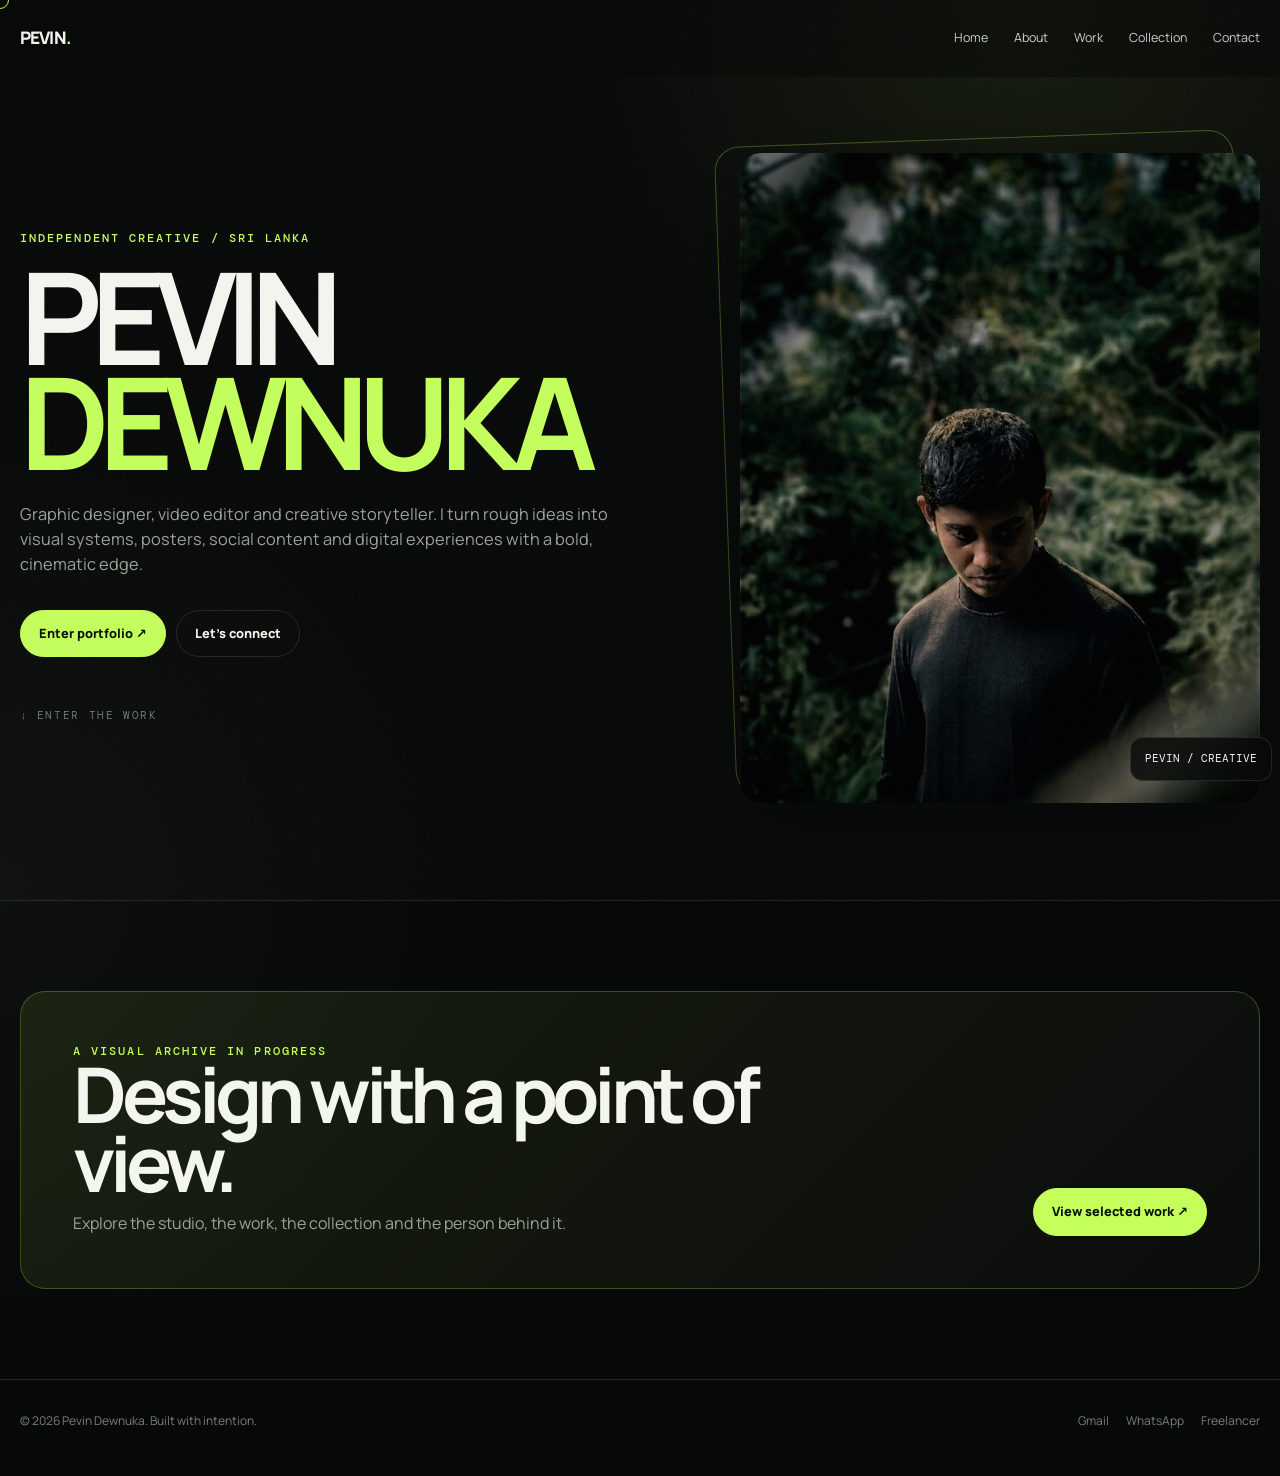
<file: index.html>
<!doctype html>
<html lang="en"><head><meta charset="utf-8"><meta name="viewport" content="width=device-width,initial-scale=1">
<meta name="description" content="Pevin Dewnuka — creative graphic designer, video editor and visual storyteller.">
<title>Pevin Dewnuka — Pevin Dewnuka</title><link rel="icon" type="image/svg+xml" href="assets/favicon.svg"><link rel="stylesheet" href="styles.css"></head>
<body><div class="page-loader"><div class="loader-word">PEVIN<span>.</span></div></div><div class="cursor"></div>
<nav id="nav"><div class="wrap nav-inner"><a class="logo" href="index.html" data-page>PEVIN<span>.</span></a><div class="nav-links"><a class="" href="home.html" data-page>Home</a><a class="" href="about.html" data-page>About</a><a class="" href="work.html" data-page>Work</a><a class="" href="collection.html" data-page>Collection</a><a class="" href="contact.html" data-page>Contact</a></div><button class="menu" aria-label="Open menu">☰</button></div></nav>

<main id="top"><section class="hero"><div class="wrap hero-grid">
<div class="reveal"><div class="eyebrow">Independent creative / Sri Lanka</div><h1>PEVIN<br><em>DEWNUKA</em></h1>
<p>Graphic designer, video editor and creative storyteller. I turn rough ideas into visual systems, posters, social content and digital experiences with a bold, cinematic edge.</p>
<div class="hero-actions"><a class="btn primary" href="home.html" data-page>Enter portfolio ↗</a><a class="btn" href="contact.html" data-page>Let's connect</a></div><div class="scroll mono">↓ enter the work</div></div>
<div class="hero-photo reveal"><img src="assets/pevin.jpg" alt="Pevin Dewnuka portrait"><div class="photo-tag mono">PEVIN / CREATIVE</div></div>
</div></section>
<section class="cta"><div class="wrap"><div class="cta-box reveal"><div><div class="eyebrow">A visual archive in progress</div><h2>Design with a point of view.</h2><p>Explore the studio, the work, the collection and the person behind it.</p></div><a class="btn primary" href="work.html" data-page>View selected work ↗</a></div></div></section></main>

<footer><div class="wrap footer-inner"><div>© <span id="year"></span> Pevin Dewnuka. Built with intention.</div><div class="socials"><a href="mailto:pevindewnukamc@gmail.com">Gmail</a><a href="https://wa.me/94776345162" target="_blank" rel="noopener">WhatsApp</a><a href="https://www.freelancer.com/u/pevin2010" target="_blank" rel="noopener">Freelancer</a></div></div></footer>
<script src="script.js"></script></body></html>
</file>
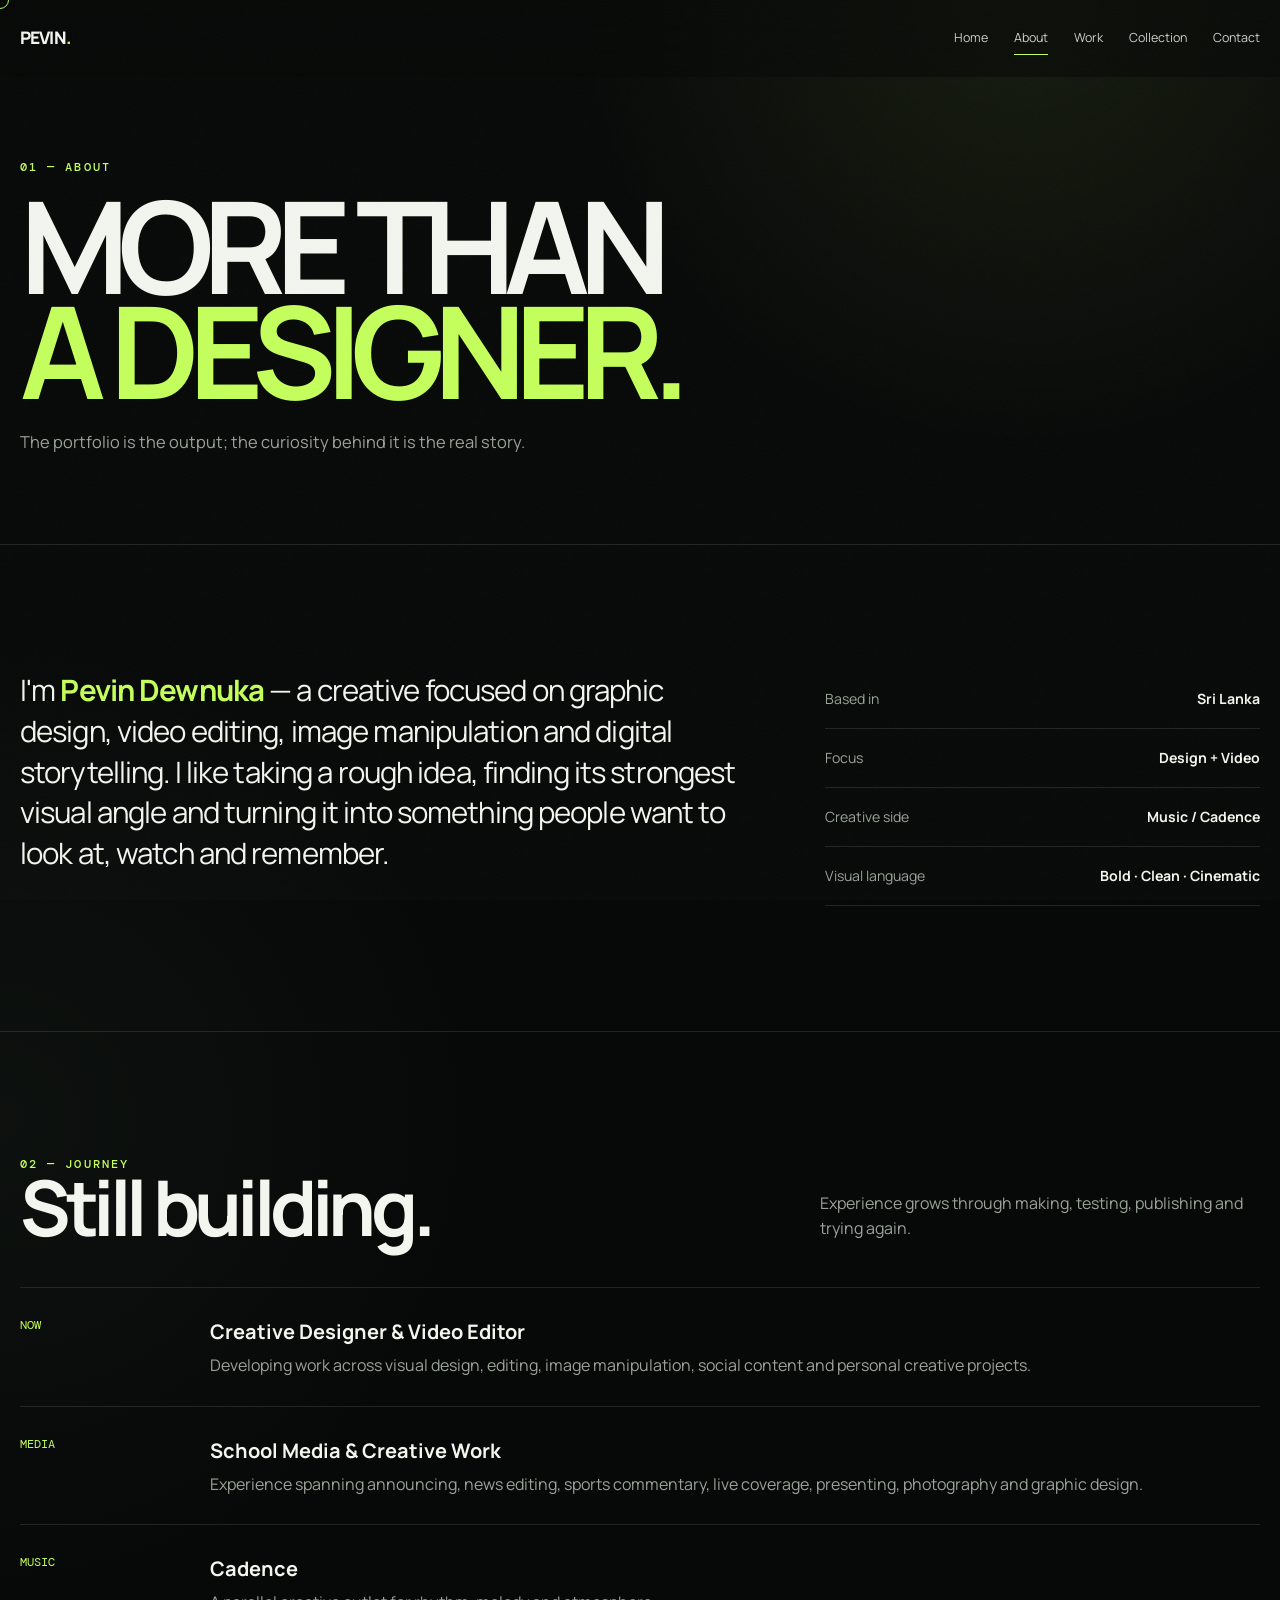
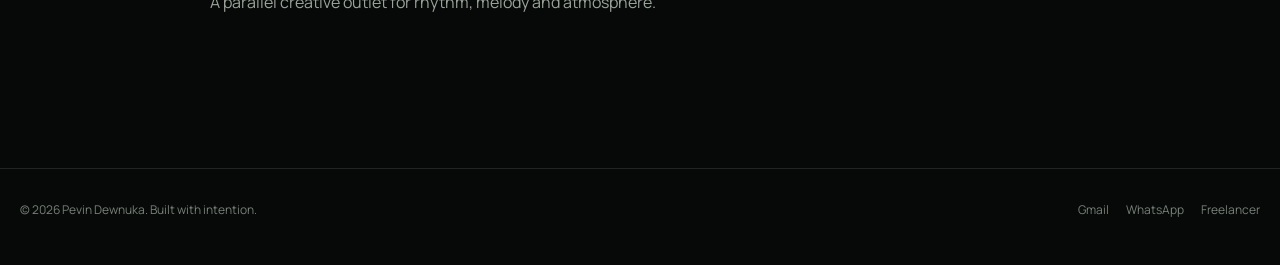
<file: about.html>
<!doctype html>
<html lang="en"><head><meta charset="utf-8"><meta name="viewport" content="width=device-width,initial-scale=1">
<meta name="description" content="Pevin Dewnuka — creative graphic designer, video editor and visual storyteller.">
<title>About — Pevin Dewnuka</title><link rel="icon" type="image/svg+xml" href="assets/favicon.svg"><link rel="stylesheet" href="styles.css"></head>
<body><div class="page-loader"><div class="loader-word">PEVIN<span>.</span></div></div><div class="cursor"></div>
<nav id="nav"><div class="wrap nav-inner"><a class="logo" href="index.html" data-page>PEVIN<span>.</span></a><div class="nav-links"><a class="" href="home.html" data-page>Home</a><a class="active" href="about.html" data-page>About</a><a class="" href="work.html" data-page>Work</a><a class="" href="collection.html" data-page>Collection</a><a class="" href="contact.html" data-page>Contact</a></div><button class="menu" aria-label="Open menu">☰</button></div></nav>

<main><section class="page-hero"><div class="wrap reveal"><div class="eyebrow">01 — About</div><h1>MORE THAN<br><span>A DESIGNER.</span></h1><p>The portfolio is the output; the curiosity behind it is the real story.</p></div></section>
<section><div class="wrap"><div class="about-grid"><p class="about-copy reveal">I'm <strong>Pevin Dewnuka</strong> — a creative focused on graphic design, video editing, image manipulation and digital storytelling. I like taking a rough idea, finding its strongest visual angle and turning it into something people want to look at, watch and remember.</p>
<div class="facts reveal"><div class="fact"><span>Based in</span><b>Sri Lanka</b></div><div class="fact"><span>Focus</span><b>Design + Video</b></div><div class="fact"><span>Creative side</span><b>Music / Cadence</b></div><div class="fact"><span>Visual language</span><b>Bold · Clean · Cinematic</b></div></div></div></div></section>
<section><div class="wrap"><div class="section-head reveal"><div><div class="eyebrow">02 — Journey</div><h2>Still building.</h2></div><p>Experience grows through making, testing, publishing and trying again.</p></div><div class="timeline">
<div class="timeline-item reveal"><div class="year mono">NOW</div><div><h3>Creative Designer & Video Editor</h3><p>Developing work across visual design, editing, image manipulation, social content and personal creative projects.</p></div></div>
<div class="timeline-item reveal"><div class="year mono">MEDIA</div><div><h3>School Media & Creative Work</h3><p>Experience spanning announcing, news editing, sports commentary, live coverage, presenting, photography and graphic design.</p></div></div>
<div class="timeline-item reveal"><div class="year mono">MUSIC</div><div><h3>Cadence</h3><p>A parallel creative outlet for rhythm, melody and atmosphere.</p></div></div>
</div></div></section></main>

<footer><div class="wrap footer-inner"><div>© <span id="year"></span> Pevin Dewnuka. Built with intention.</div><div class="socials"><a href="mailto:pevindewnukamc@gmail.com">Gmail</a><a href="https://wa.me/94776345162" target="_blank" rel="noopener">WhatsApp</a><a href="https://www.freelancer.com/u/pevin2010" target="_blank" rel="noopener">Freelancer</a></div></div></footer>
<script src="script.js"></script></body></html>
</file>
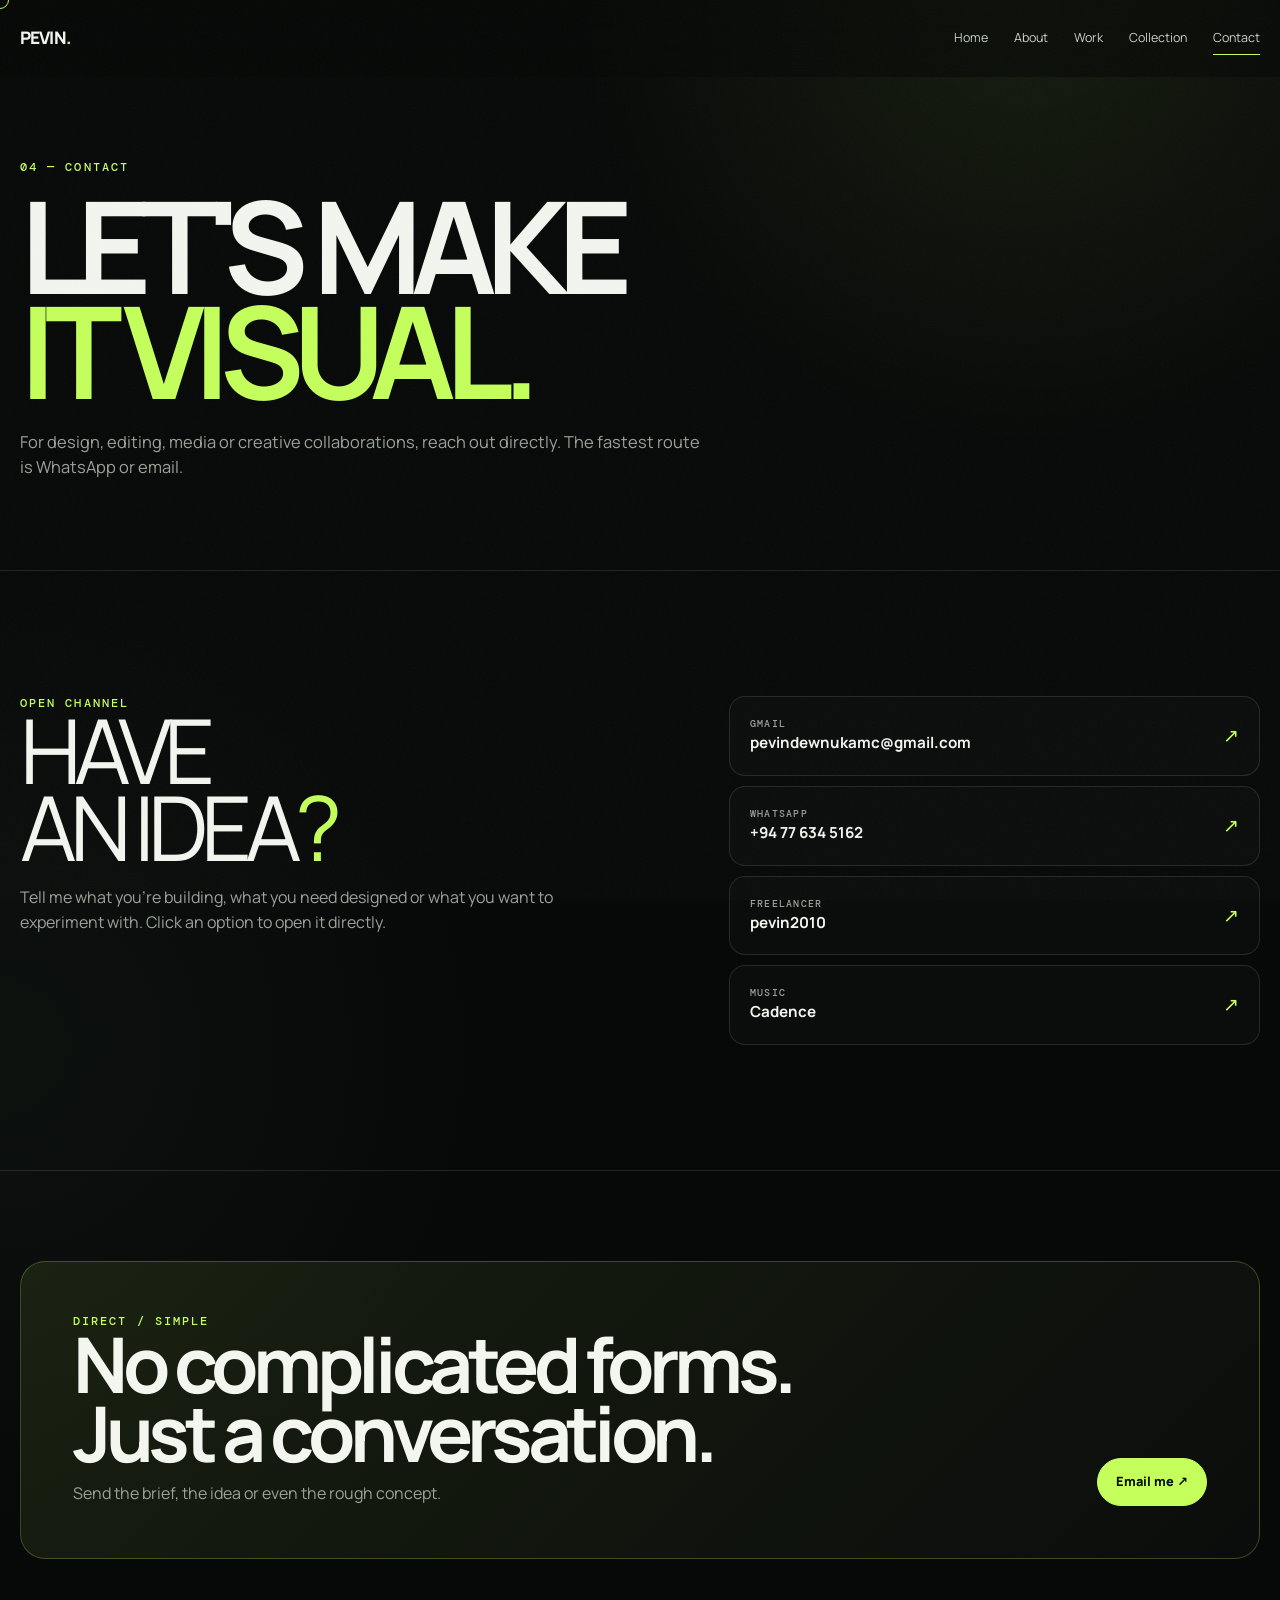
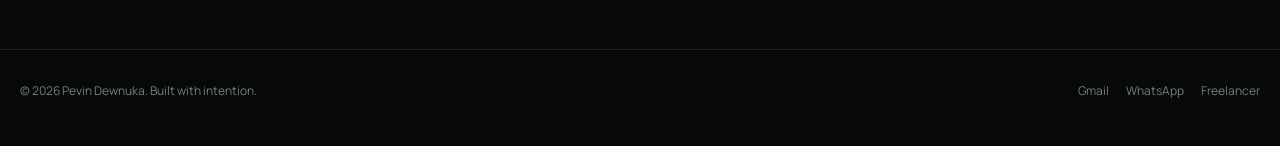
<file: contact.html>
<!doctype html>
<html lang="en"><head><meta charset="utf-8"><meta name="viewport" content="width=device-width,initial-scale=1">
<meta name="description" content="Pevin Dewnuka — creative graphic designer, video editor and visual storyteller.">
<title>Contact — Pevin Dewnuka</title><link rel="icon" type="image/svg+xml" href="assets/favicon.svg"><link rel="stylesheet" href="styles.css"></head>
<body><div class="page-loader"><div class="loader-word">PEVIN<span>.</span></div></div><div class="cursor"></div>
<nav id="nav"><div class="wrap nav-inner"><a class="logo" href="index.html" data-page>PEVIN<span>.</span></a><div class="nav-links"><a class="" href="home.html" data-page>Home</a><a class="" href="about.html" data-page>About</a><a class="" href="work.html" data-page>Work</a><a class="" href="collection.html" data-page>Collection</a><a class="active" href="contact.html" data-page>Contact</a></div><button class="menu" aria-label="Open menu">☰</button></div></nav>

<main><section class="page-hero"><div class="wrap reveal"><div class="eyebrow">04 — Contact</div><h1>LET'S MAKE<br><span>IT VISUAL.</span></h1><p>For design, editing, media or creative collaborations, reach out directly. The fastest route is WhatsApp or email.</p></div></section>
<section><div class="wrap contact-grid"><div class="reveal"><div class="eyebrow">Open channel</div><div class="contact-title">HAVE<br>AN IDEA<span>?</span></div><p class="contact-copy">Tell me what you're building, what you need designed or what you want to experiment with. Click an option to open it directly.</p></div>
<div class="contact-list reveal">
<a class="contact-card" href="mailto:pevindewnukamc@gmail.com"><div><small>Gmail</small><strong>pevindewnukamc@gmail.com</strong></div><span class="contact-arrow">↗</span></a>
<a class="contact-card" href="https://wa.me/94776345162" target="_blank" rel="noopener"><div><small>WhatsApp</small><strong>+94 77 634 5162</strong></div><span class="contact-arrow">↗</span></a>
<a class="contact-card" href="https://www.freelancer.com/u/pevin2010" target="_blank" rel="noopener"><div><small>Freelancer</small><strong>pevin2010</strong></div><span class="contact-arrow">↗</span></a>
<a class="contact-card" href="https://cadence8.bandcamp.com/community" target="_blank" rel="noopener"><div><small>Music</small><strong>Cadence</strong></div><span class="contact-arrow">↗</span></a>
</div></div></section>
<section class="cta"><div class="wrap"><div class="cta-box reveal"><div><div class="eyebrow">Direct / simple</div><h2>No complicated forms. Just a conversation.</h2><p>Send the brief, the idea or even the rough concept.</p></div><a class="btn primary" href="mailto:pevindewnukamc@gmail.com">Email me ↗</a></div></div></section></main>

<footer><div class="wrap footer-inner"><div>© <span id="year"></span> Pevin Dewnuka. Built with intention.</div><div class="socials"><a href="mailto:pevindewnukamc@gmail.com">Gmail</a><a href="https://wa.me/94776345162" target="_blank" rel="noopener">WhatsApp</a><a href="https://www.freelancer.com/u/pevin2010" target="_blank" rel="noopener">Freelancer</a></div></div></footer>
<script src="script.js"></script></body></html>
</file>
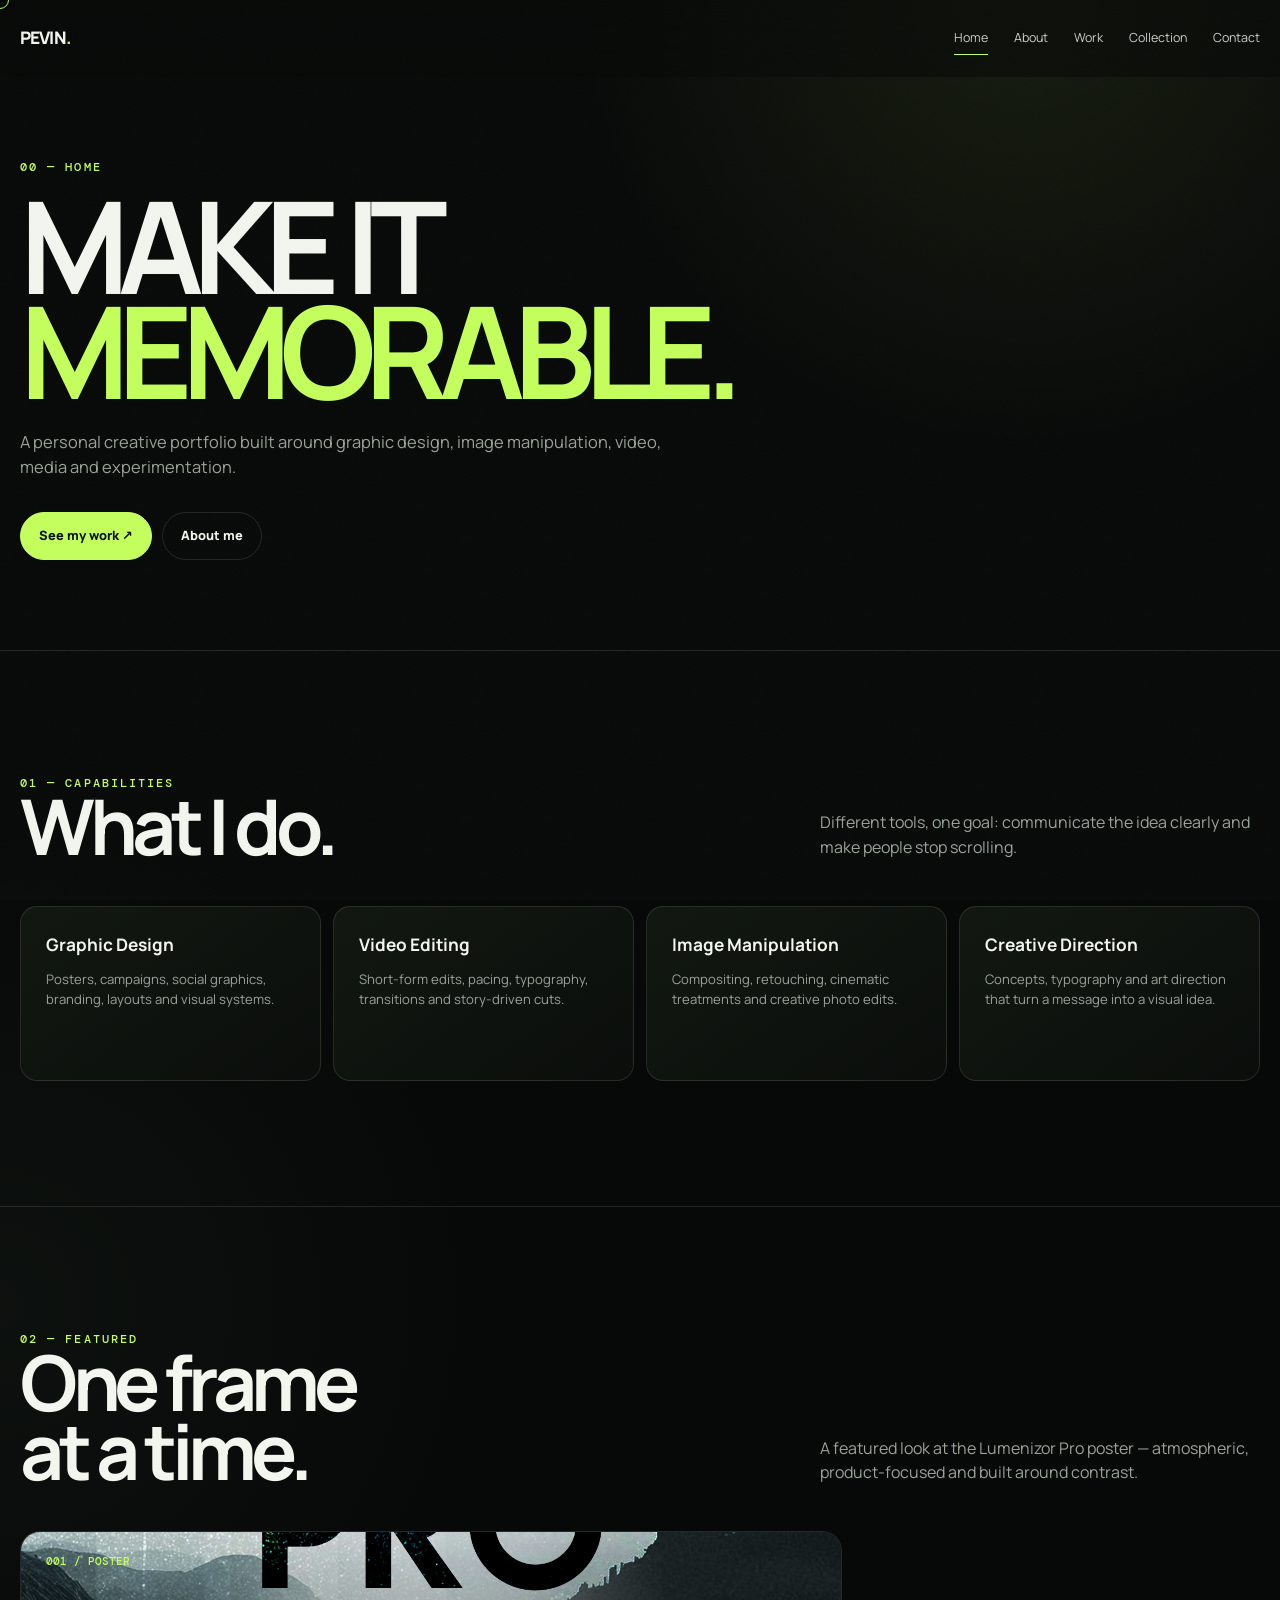
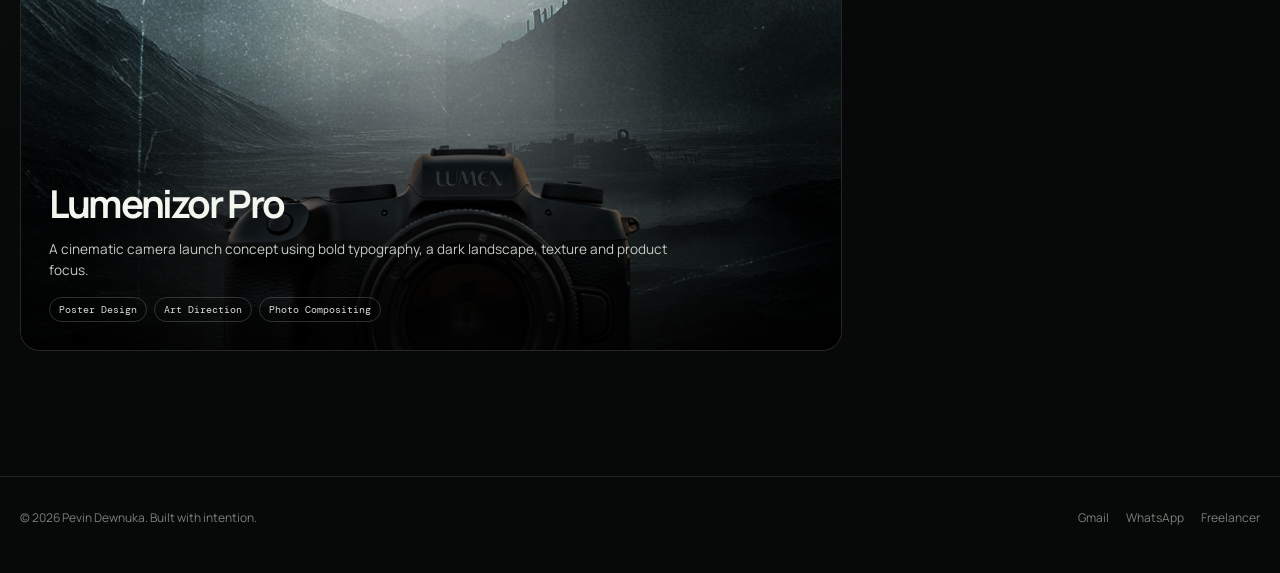
<file: home.html>
<!doctype html>
<html lang="en"><head><meta charset="utf-8"><meta name="viewport" content="width=device-width,initial-scale=1">
<meta name="description" content="Pevin Dewnuka — creative graphic designer, video editor and visual storyteller.">
<title>Home — Pevin Dewnuka</title><link rel="icon" type="image/svg+xml" href="assets/favicon.svg"><link rel="stylesheet" href="styles.css"></head>
<body><div class="page-loader"><div class="loader-word">PEVIN<span>.</span></div></div><div class="cursor"></div>
<nav id="nav"><div class="wrap nav-inner"><a class="logo" href="index.html" data-page>PEVIN<span>.</span></a><div class="nav-links"><a class="active" href="home.html" data-page>Home</a><a class="" href="about.html" data-page>About</a><a class="" href="work.html" data-page>Work</a><a class="" href="collection.html" data-page>Collection</a><a class="" href="contact.html" data-page>Contact</a></div><button class="menu" aria-label="Open menu">☰</button></div></nav>

<main><section class="page-hero"><div class="wrap reveal"><div class="eyebrow">00 — Home</div><h1>MAKE IT<br><span>MEMORABLE.</span></h1><p>A personal creative portfolio built around graphic design, image manipulation, video, media and experimentation.</p><div class="hero-actions"><a class="btn primary" href="work.html" data-page>See my work ↗</a><a class="btn" href="about.html" data-page>About me</a></div></div></section>
<section><div class="wrap"><div class="section-head reveal"><div><div class="eyebrow">01 — Capabilities</div><h2>What I do.</h2></div><p>Different tools, one goal: communicate the idea clearly and make people stop scrolling.</p></div>
<div class="skills">
<div class="skill reveal"><b>Graphic Design</b><p>Posters, campaigns, social graphics, branding, layouts and visual systems.</p></div>
<div class="skill reveal"><b>Video Editing</b><p>Short-form edits, pacing, typography, transitions and story-driven cuts.</p></div>
<div class="skill reveal"><b>Image Manipulation</b><p>Compositing, retouching, cinematic treatments and creative photo edits.</p></div>
<div class="skill reveal"><b>Creative Direction</b><p>Concepts, typography and art direction that turn a message into a visual idea.</p></div>
</div></div></section>
<section><div class="wrap"><div class="section-head reveal"><div><div class="eyebrow">02 — Featured</div><h2>One frame<br>at a time.</h2></div><p>A featured look at the Lumenizor Pro poster — atmospheric, product-focused and built around contrast.</p></div>
<div class="work-grid"><article class="project large reveal"><div class="project-media"><img src="assets/lumenizor-pro.png" alt="Lumenizor Pro promotional poster"></div><div class="project-overlay"><div class="project-no mono">001 / POSTER</div><h3>Lumenizor Pro</h3><p>A cinematic camera launch concept using bold typography, a dark landscape, texture and product focus.</p><div class="tags"><span class="tag">Poster Design</span><span class="tag">Art Direction</span><span class="tag">Photo Compositing</span></div></div></article></div></div></section></main>

<footer><div class="wrap footer-inner"><div>© <span id="year"></span> Pevin Dewnuka. Built with intention.</div><div class="socials"><a href="mailto:pevindewnukamc@gmail.com">Gmail</a><a href="https://wa.me/94776345162" target="_blank" rel="noopener">WhatsApp</a><a href="https://www.freelancer.com/u/pevin2010" target="_blank" rel="noopener">Freelancer</a></div></div></footer>
<script src="script.js"></script></body></html>
</file>
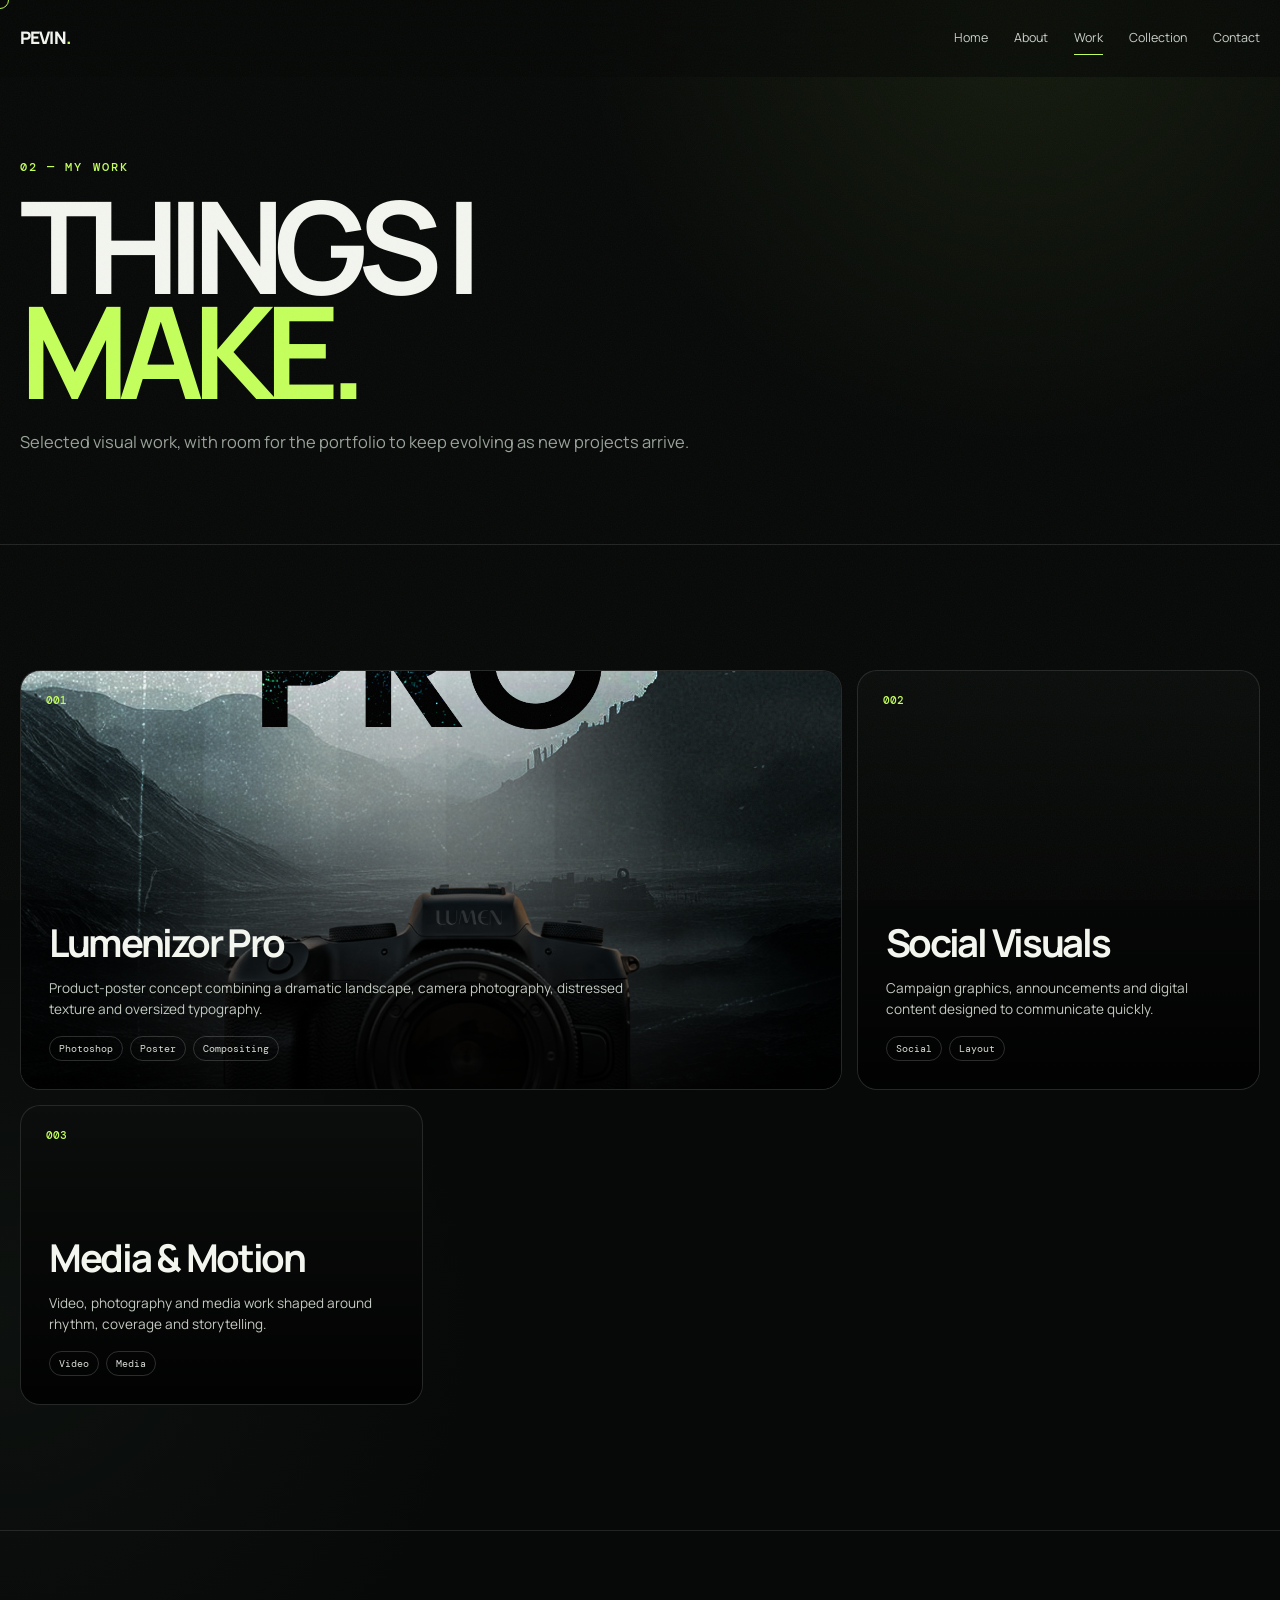
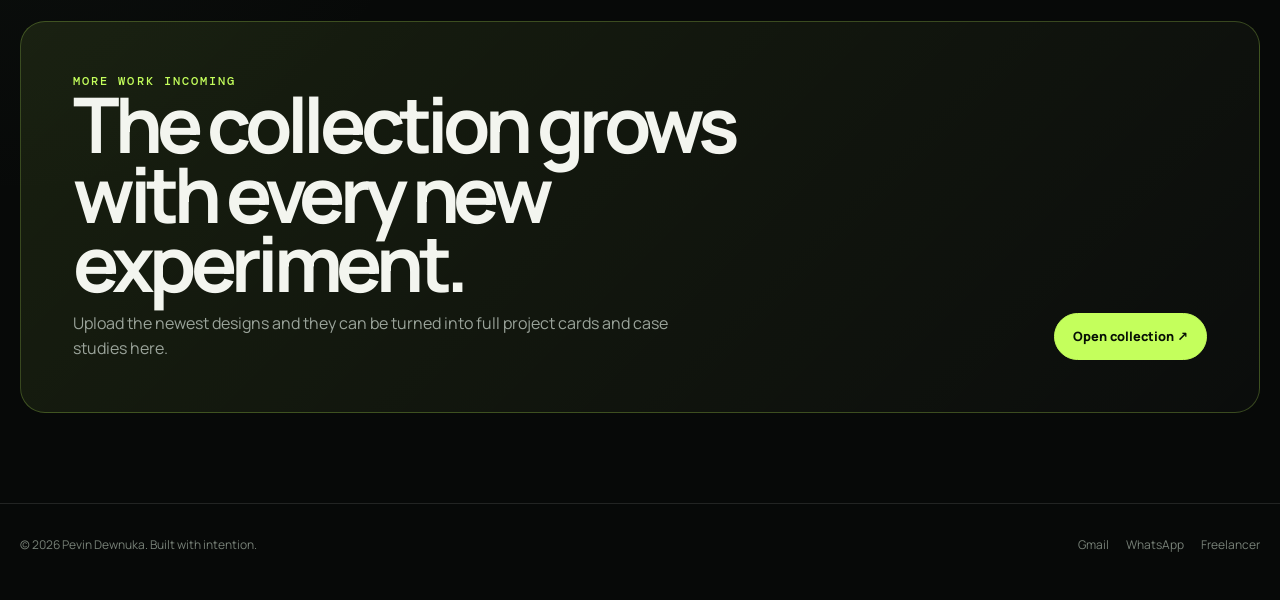
<file: work.html>
<!doctype html>
<html lang="en"><head><meta charset="utf-8"><meta name="viewport" content="width=device-width,initial-scale=1">
<meta name="description" content="Pevin Dewnuka — creative graphic designer, video editor and visual storyteller.">
<title>My Work — Pevin Dewnuka</title><link rel="icon" type="image/svg+xml" href="assets/favicon.svg"><link rel="stylesheet" href="styles.css"></head>
<body><div class="page-loader"><div class="loader-word">PEVIN<span>.</span></div></div><div class="cursor"></div>
<nav id="nav"><div class="wrap nav-inner"><a class="logo" href="index.html" data-page>PEVIN<span>.</span></a><div class="nav-links"><a class="" href="home.html" data-page>Home</a><a class="" href="about.html" data-page>About</a><a class="active" href="work.html" data-page>Work</a><a class="" href="collection.html" data-page>Collection</a><a class="" href="contact.html" data-page>Contact</a></div><button class="menu" aria-label="Open menu">☰</button></div></nav>

<main><section class="page-hero"><div class="wrap reveal"><div class="eyebrow">02 — My Work</div><h1>THINGS I<br><span>MAKE.</span></h1><p>Selected visual work, with room for the portfolio to keep evolving as new projects arrive.</p></div></section>
<section><div class="wrap"><div class="work-grid">
<article class="project large reveal"><div class="project-media"><img src="assets/lumenizor-pro.png" alt="Lumenizor Pro poster"></div><div class="project-overlay"><div class="project-no mono">001</div><h3>Lumenizor Pro</h3><p>Product-poster concept combining a dramatic landscape, camera photography, distressed texture and oversized typography.</p><div class="tags"><span class="tag">Photoshop</span><span class="tag">Poster</span><span class="tag">Compositing</span></div></div></article>
<article class="project small reveal" style="min-height:300px"><div class="project-overlay"><div class="project-no mono">002</div><h3>Social Visuals</h3><p>Campaign graphics, announcements and digital content designed to communicate quickly.</p><div class="tags"><span class="tag">Social</span><span class="tag">Layout</span></div></div></article>
<article class="project small reveal" style="min-height:300px"><div class="project-overlay"><div class="project-no mono">003</div><h3>Media & Motion</h3><p>Video, photography and media work shaped around rhythm, coverage and storytelling.</p><div class="tags"><span class="tag">Video</span><span class="tag">Media</span></div></div></article>
</div></div></section>
<section class="cta"><div class="wrap"><div class="cta-box reveal"><div><div class="eyebrow">More work incoming</div><h2>The collection grows with every new experiment.</h2><p>Upload the newest designs and they can be turned into full project cards and case studies here.</p></div><a class="btn primary" href="collection.html" data-page>Open collection ↗</a></div></div></section></main>

<footer><div class="wrap footer-inner"><div>© <span id="year"></span> Pevin Dewnuka. Built with intention.</div><div class="socials"><a href="mailto:pevindewnukamc@gmail.com">Gmail</a><a href="https://wa.me/94776345162" target="_blank" rel="noopener">WhatsApp</a><a href="https://www.freelancer.com/u/pevin2010" target="_blank" rel="noopener">Freelancer</a></div></div></footer>
<script src="script.js"></script></body></html>
</file>
<file: styles.css>
@import url('https://fonts.googleapis.com/css2?family=DM+Mono:wght@400;500&family=Manrope:wght@400;500;600;700;800&display=swap');
:root{
  --bg:#070908; --surface:#0d110e; --surface2:#111711; --text:#f3f5ef; --muted:#9aa39a;
  --line:rgba(255,255,255,.11); --acid:#c4ff5c; --acid2:#e8ffb6; --max:1240px;
  --shadow:0 25px 80px rgba(0,0,0,.38);
}
*{box-sizing:border-box;margin:0;padding:0}
html{scroll-behavior:smooth}
body{background:
 radial-gradient(circle at 80% 0%,rgba(196,255,92,.08),transparent 28rem),
 radial-gradient(circle at 0% 60%,rgba(93,123,100,.07),transparent 30rem),var(--bg);
 color:var(--text);font-family:Manrope,system-ui,sans-serif;line-height:1.55;overflow-x:hidden}
body:before{content:"";position:fixed;inset:0;pointer-events:none;opacity:.035;background-image:url("data:image/svg+xml,%3Csvg xmlns='http://www.w3.org/2000/svg' width='140' height='140' viewBox='0 0 140 140'%3E%3Cfilter id='n'%3E%3CfeTurbulence type='fractalNoise' baseFrequency='.8' numOctaves='4' stitchTiles='stitch'/%3E%3C/filter%3E%3Crect width='100%25' height='100%25' filter='url(%23n)'/%3E%3C/svg%3E");z-index:99}
a{color:inherit;text-decoration:none}.wrap{width:min(var(--max),calc(100% - 40px));margin:auto}.mono{font-family:"DM Mono",monospace}.eyebrow{font:500 .72rem "DM Mono",monospace;letter-spacing:.18em;text-transform:uppercase;color:var(--acid)}
::selection{background:var(--acid);color:#081006}
.page-loader{position:fixed;inset:0;background:var(--bg);z-index:100;display:grid;place-items:center;transition:opacity .65s,visibility .65s}.page-loader.hide{opacity:0;visibility:hidden}.loader-word{font-size:clamp(2rem,8vw,6rem);font-weight:800;letter-spacing:-.08em}.loader-word span{color:var(--acid)}
.cursor{position:fixed;width:18px;height:18px;border:1px solid var(--acid);border-radius:50%;pointer-events:none;z-index:110;transform:translate(-50%,-50%);transition:width .2s,height .2s,background .2s;mix-blend-mode:difference}.cursor.grow{width:54px;height:54px;background:rgba(196,255,92,.16)}
nav{position:fixed;top:0;left:0;right:0;z-index:80;background:rgba(7,9,8,.6);backdrop-filter:blur(18px);border-bottom:1px solid transparent;transition:.3s}
nav.scrolled{border-color:var(--line)}.nav-inner{height:76px;display:flex;align-items:center;justify-content:space-between}
.logo{font-size:1.08rem;font-weight:800;letter-spacing:-.05em}.logo span{color:var(--acid)}
.nav-links{display:flex;gap:26px;align-items:center;font-size:.78rem;color:#cbd1ca}.nav-links a{position:relative}.nav-links a:after{content:"";position:absolute;left:0;bottom:-7px;width:0;height:1px;background:var(--acid);transition:.25s}.nav-links a:hover:after,.nav-links a.active:after{width:100%}
.menu{display:none;background:none;border:0;color:var(--text);font-size:1.4rem}
main{min-height:100vh}section{padding:125px 0;border-top:1px solid var(--line)}section:first-child{border-top:0}
.hero{min-height:100vh;display:grid;align-items:center;padding:120px 0 65px}.hero-grid{display:grid;grid-template-columns:1.05fr .95fr;gap:70px;align-items:center}
.hero h1{font-size:clamp(4.5rem,10vw,9.5rem);line-height:.82;letter-spacing:-.085em;margin:18px 0 28px}.hero h1 em{font-style:normal;color:var(--acid)}
.hero p{max-width:620px;color:var(--muted);font-size:1.02rem}.hero-actions{display:flex;gap:10px;flex-wrap:wrap;margin-top:32px}
.btn{display:inline-flex;align-items:center;justify-content:center;gap:8px;padding:13px 18px;border:1px solid var(--line);border-radius:999px;font-size:.8rem;font-weight:800;transition:.25s;cursor:pointer}.btn:hover{transform:translateY(-3px);border-color:rgba(196,255,92,.55)}.btn.primary{background:var(--acid);color:#071005;border-color:var(--acid)}
.hero-photo{position:relative;max-width:520px;margin-left:auto}.hero-photo:before{content:"";position:absolute;inset:-15px 16px 16px -15px;border:1px solid rgba(196,255,92,.3);border-radius:25px;transform:rotate(-2deg)}.hero-photo img{width:100%;display:block;aspect-ratio:4/5;object-fit:cover;object-position:center 35%;border-radius:21px;filter:saturate(.7) contrast(1.08);position:relative;box-shadow:var(--shadow)}
.photo-tag{position:absolute;right:-12px;bottom:22px;padding:12px 14px;border:1px solid var(--line);border-radius:13px;background:rgba(7,9,8,.84);backdrop-filter:blur(14px);font-size:.7rem;z-index:2}
.scroll{margin-top:50px;color:#6e776f;font-size:.68rem;letter-spacing:.15em;text-transform:uppercase}
.page-hero{padding:160px 0 90px}.page-hero h1{font-size:clamp(4rem,10vw,9rem);line-height:.82;letter-spacing:-.085em;margin-top:18px}.page-hero h1 span{color:var(--acid)}.page-hero p{max-width:680px;color:var(--muted);font-size:1.03rem;margin-top:26px}
.section-head{display:flex;justify-content:space-between;align-items:end;gap:30px;margin-bottom:46px}.section-head p{max-width:440px;color:var(--muted)}h2{font-size:clamp(2.4rem,6vw,5.2rem);line-height:.9;letter-spacing:-.07em}
.about-grid{display:grid;grid-template-columns:1.25fr .75fr;gap:80px}.about-copy{font-size:clamp(1.25rem,2.3vw,1.9rem);line-height:1.38;letter-spacing:-.03em}.about-copy strong{color:var(--acid)}.facts{display:grid;align-content:start}.fact{display:flex;justify-content:space-between;gap:25px;padding:18px 0;border-bottom:1px solid var(--line);font-size:.88rem}.fact span{color:var(--muted)}
.skills{display:grid;grid-template-columns:repeat(4,1fr);gap:12px}.skill{min-height:175px;padding:25px;background:linear-gradient(145deg,#121811,#0b0e0c);border:1px solid var(--line);border-radius:17px;transition:.35s}.skill:hover{transform:translateY(-6px);border-color:rgba(196,255,92,.35)}.skill b{font-size:1.08rem}.skill p{color:var(--muted);font-size:.82rem;margin-top:10px}
.work-grid{display:grid;grid-template-columns:repeat(12,1fr);gap:15px}.project{position:relative;min-height:420px;overflow:hidden;border:1px solid var(--line);border-radius:20px;background:#0b0e0c;transition:.4s}.project.large{grid-column:span 8}.project.small{grid-column:span 4}.project:hover{transform:translateY(-7px);border-color:rgba(196,255,92,.34)}.project-media{position:absolute;inset:0;background:#121712}.project-media img{width:100%;height:100%;object-fit:cover;transition:transform .7s,filter .7s}.project:hover img{transform:scale(1.05);filter:brightness(.8) saturate(.9)}.project-overlay{position:absolute;inset:0;background:linear-gradient(180deg,rgba(0,0,0,.02),rgba(0,0,0,.88));display:flex;flex-direction:column;justify-content:end;padding:28px}.project-no{position:absolute;top:22px;left:25px;color:var(--acid);font:500 .68rem "DM Mono"}.project h3{font-size:clamp(1.7rem,3vw,2.7rem);letter-spacing:-.06em}.project p{color:#c4cbc2;max-width:620px;font-size:.85rem;margin-top:6px}.tags{display:flex;flex-wrap:wrap;gap:7px;margin-top:16px}.tag{border:1px solid rgba(255,255,255,.17);padding:5px 9px;border-radius:999px;font:400 .62rem "DM Mono";color:#d7ddd5}
.collection-tools{display:flex;gap:8px;flex-wrap:wrap;margin-bottom:28px}.filter{background:transparent;color:#bfc7be;border:1px solid var(--line);border-radius:999px;padding:9px 13px;font:500 .68rem "DM Mono";cursor:pointer}.filter.active,.filter:hover{background:var(--acid);color:#071005;border-color:var(--acid)}.collection-grid{display:grid;grid-template-columns:repeat(3,1fr);gap:14px}.tile{border:1px solid var(--line);border-radius:17px;overflow:hidden;background:var(--surface);cursor:pointer;transition:.3s}.tile:hover{transform:translateY(-5px);border-color:rgba(196,255,92,.35)}.tile img{width:100%;aspect-ratio:4/3;object-fit:cover;display:block}.tile-copy{padding:17px}.tile-copy h3{font-size:1rem}.tile-copy p{font-size:.74rem;color:var(--muted);margin-top:4px}.empty-note{padding:28px;border:1px dashed var(--line);border-radius:16px;color:var(--muted);grid-column:1/-1}
.timeline{display:grid}.timeline-item{display:grid;grid-template-columns:160px 1fr;gap:30px;padding:28px 0;border-top:1px solid var(--line)}.timeline-item .year{color:var(--acid);font-size:.75rem}.timeline-item h3{font-size:1.25rem}.timeline-item p{color:var(--muted);margin-top:6px}
.contact-grid{display:grid;grid-template-columns:1.1fr .9fr;gap:60px;align-items:start}.contact-title{font-size:clamp(3rem,7vw,6.8rem);line-height:.86;letter-spacing:-.08em}.contact-title span{color:var(--acid)}.contact-copy{color:var(--muted);max-width:580px;margin-top:20px}.contact-list{display:grid;gap:10px}.contact-card{padding:20px;border:1px solid var(--line);border-radius:16px;background:rgba(255,255,255,.02);display:flex;align-items:center;justify-content:space-between;gap:20px;transition:.25s}.contact-card:hover{border-color:rgba(196,255,92,.35);transform:translateX(5px)}.contact-card small{display:block;color:var(--muted);font:500 .64rem "DM Mono";letter-spacing:.12em;text-transform:uppercase}.contact-card strong{font-size:.95rem}.contact-arrow{font-size:1.2rem;color:var(--acid)}
.cta{padding:90px 0}.cta-box{border:1px solid rgba(196,255,92,.24);background:linear-gradient(135deg,rgba(196,255,92,.09),rgba(255,255,255,.02));border-radius:25px;padding:52px;display:flex;justify-content:space-between;align-items:end;gap:35px}.cta-box h2{max-width:760px}.cta-box p{color:var(--muted);max-width:600px;margin-top:14px}
footer{border-top:1px solid var(--line);padding:32px 0 45px;color:#778077;font-size:.75rem}.footer-inner{display:flex;justify-content:space-between;gap:20px}.socials{display:flex;gap:17px}.socials a:hover{color:var(--acid)}
.reveal{opacity:0;transform:translateY(28px);transition:opacity .8s ease,transform .8s ease}.reveal.show{opacity:1;transform:none}
.modal{position:fixed;inset:0;background:rgba(0,0,0,.8);backdrop-filter:blur(12px);display:grid;place-items:center;padding:20px;z-index:90;opacity:0;visibility:hidden;transition:.3s}.modal.open{opacity:1;visibility:visible}.modal-box{width:min(980px,100%);max-height:90vh;overflow:auto;background:#0b0e0c;border:1px solid var(--line);border-radius:20px;position:relative}.modal-box img{width:100%;max-height:72vh;object-fit:contain;background:#080a08;display:block}.modal-copy{padding:22px}.modal-copy h3{font-size:2rem;letter-spacing:-.05em}.modal-copy p{color:var(--muted);margin-top:7px}.close{position:absolute;right:14px;top:14px;border:1px solid var(--line);background:rgba(7,9,8,.8);color:white;border-radius:50%;width:38px;height:38px;cursor:pointer;font-size:1.1rem;z-index:2}
@media(max-width:900px){.nav-links{display:none}.menu{display:block}.nav-links.open{display:flex;position:absolute;top:76px;left:0;right:0;padding:20px;background:rgba(7,9,8,.97);flex-direction:column;align-items:flex-start;border-bottom:1px solid var(--line)}.hero-grid,.about-grid,.contact-grid{grid-template-columns:1fr}.hero-photo{margin:25px auto 0;width:min(100%,560px)}.skills{grid-template-columns:repeat(2,1fr)}.project.large,.project.small{grid-column:span 12}.collection-grid{grid-template-columns:repeat(2,1fr)}.cta-box{align-items:start;flex-direction:column}}
@media(max-width:560px){.wrap{width:calc(100% - 28px)}section{padding:88px 0}.hero h1,.page-hero h1{font-size:4rem}.skills,.collection-grid{grid-template-columns:1fr}.timeline-item{grid-template-columns:1fr;gap:7px}.footer-inner{flex-direction:column}.cta-box{padding:32px}.cursor{display:none}}
</file>
